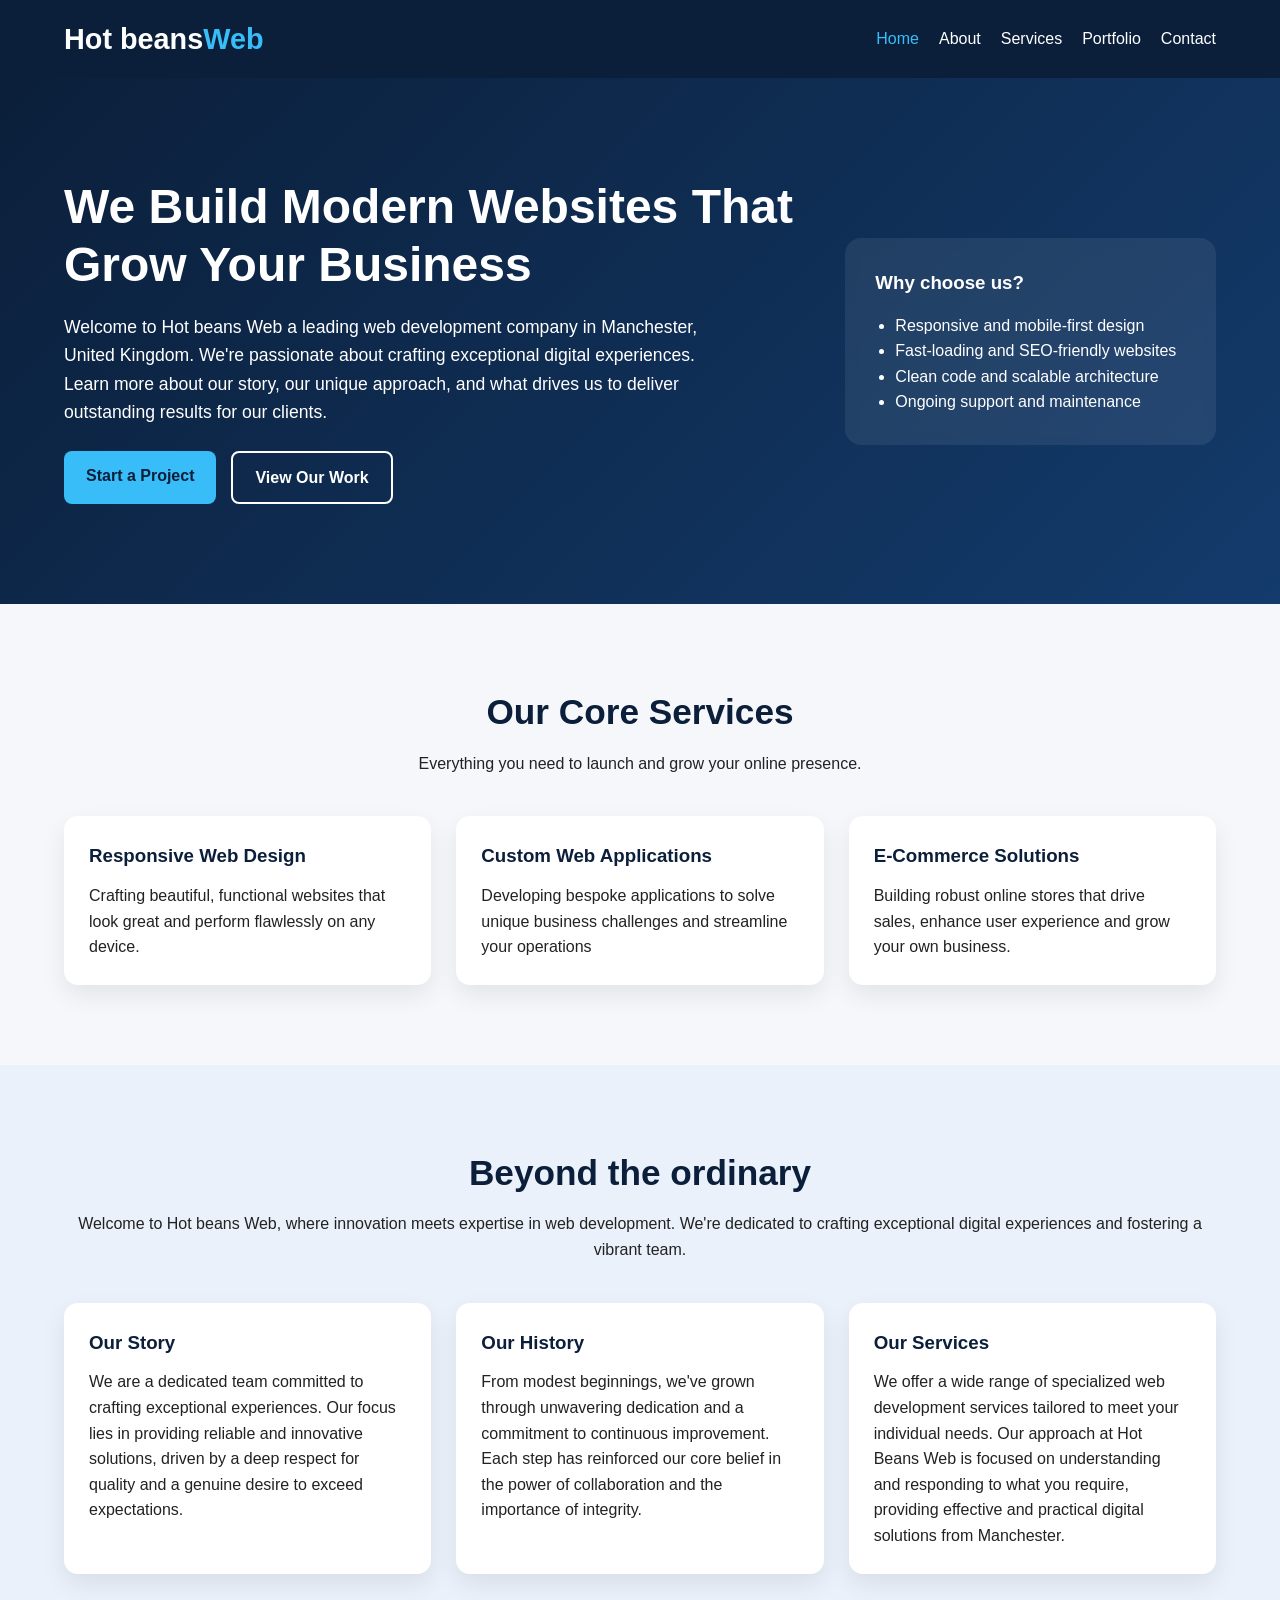
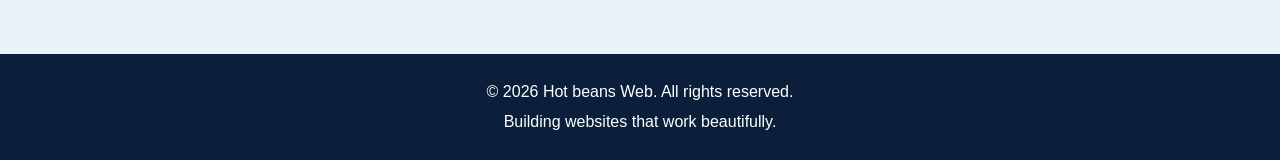
<file: index.html>
<!DOCTYPE html>
<html lang="en">
<head>
  <meta charset="UTF-8" />
  <meta name="viewport" content="width=device-width, initial-scale=1.0" />
  <meta name="description" content="Hot beans Web is a modern web development company building fast, responsive, and scalable websites for businesses." />
  <title>Hot beans Web | Web Development Company</title>
  <link rel="stylesheet" href="css/sytle.css" />
</head>
<body>
  <header class="header">
    <div class="container navbar">
      <a href="index.html" class="logo">Hot beans<span>Web</span></a>

      <nav>
        <ul class="nav-links">
          <li><a href="index.html" class="active">Home</a></li>
          <li><a href="pages/about.html">About</a></li>
          <li><a href="pages/services.html">Services</a></li>
          <li><a href="pages/portfolio.html">Portfolio</a></li>
          <li><a href="pages/contact.html">Contact</a></li>
        </ul>
      </nav>

      <button id="menu-toggle" class="menu-toggle">Menu</button>
    </div>
  </header>

  <main>
    <section class="hero">
      <div class="container hero-grid">
        <div class="hero-text">
          <h1>We Build Modern Websites That Grow Your Business</h1>
          <p>
            Welcome to Hot beans Web a leading web development company in Manchester, United Kingdom. We're passionate about crafting 
            exceptional digital experiences. Learn more about our story, our unique approach, and what drives us to deliver outstanding results for our clients.
          </p>
          <div class="hero-buttons">
            <a href="pages/contact.html" class="btn primary-btn">Start a Project</a>
            <a href="pages/portfolio.html" class="btn secondary-btn">View Our Work</a>
          </div>
        </div>

        <div class="hero-card">
          <h3>Why choose us?</h3>
          <ul>
            <li>Responsive and mobile-first design</li>
            <li>Fast-loading and SEO-friendly websites</li>
            <li>Clean code and scalable architecture</li>
            <li>Ongoing support and maintenance</li>
          </ul>
        </div>
      </div>
    </section>

    <section class="section">
      <div class="container">
        <div class="section-title">
          <h2>Our Core Services</h2>
          <p>Everything you need to launch and grow your online presence.</p>
        </div>

        <div class="cards">
          <div class="card">
            <h3>Responsive Web Design</h3>
            <p>Crafting beautiful, functional websites that look great and perform flawlessly on any device.</p>
          </div>
          <div class="card">
            <h3>Custom Web Applications</h3>
            <p>Developing bespoke applications to solve unique business challenges and streamline your operations</p>
          </div>
          <div class="card">
            <h3>E-Commerce Solutions</h3>
            <p>Building robust online stores that drive sales, enhance user experience and grow your own business.
            </p>
          </div>
        </div>
      </div>
    </section>

    <section class="section dark-section">
      <div class="container">
        <div class="section-title">
          <h2>Beyond the ordinary</h2>
          <p>Welcome to Hot beans Web, where innovation meets expertise in web development. 
            We're dedicated to crafting exceptional digital experiences and fostering a vibrant team.</p>
        </div>

        <div class="features">
          <div class="feature-box">
            <h3>Our Story</h3>
            <p>We are a dedicated team committed to crafting exceptional experiences. 
              Our focus lies in providing reliable and innovative solutions, driven by
               a deep respect for quality and a genuine desire to exceed expectations.</p>
          </div>
          <div class="feature-box">
            <h3>Our History</h3>
            <p>From modest beginnings, we've grown through unwavering dedication and a commitment to continuous improvement. 
              Each step has reinforced our core belief in the power of collaboration and the importance of integrity.</p>
          </div>
          <div class="feature-box">
            <h3>Our Services</h3>
            <p>We offer a wide range of specialized web development services tailored to meet your individual needs.
              Our approach at Hot Beans Web is focused on understanding and responding to what you require, providing 
              effective and practical digital solutions from Manchester.
            </p>
          </div>
        </div>
      </div>
    </section>
  </main>

  <footer class="footer">
    <div class="container footer-content">
      <p>&copy; 2026 Hot beans Web. All rights reserved.</p>
      <p>Building websites that work beautifully.</p>
    </div>
  </footer>

  <script src="scripts/javascript.js"></script>
</body>
</html>
</file>
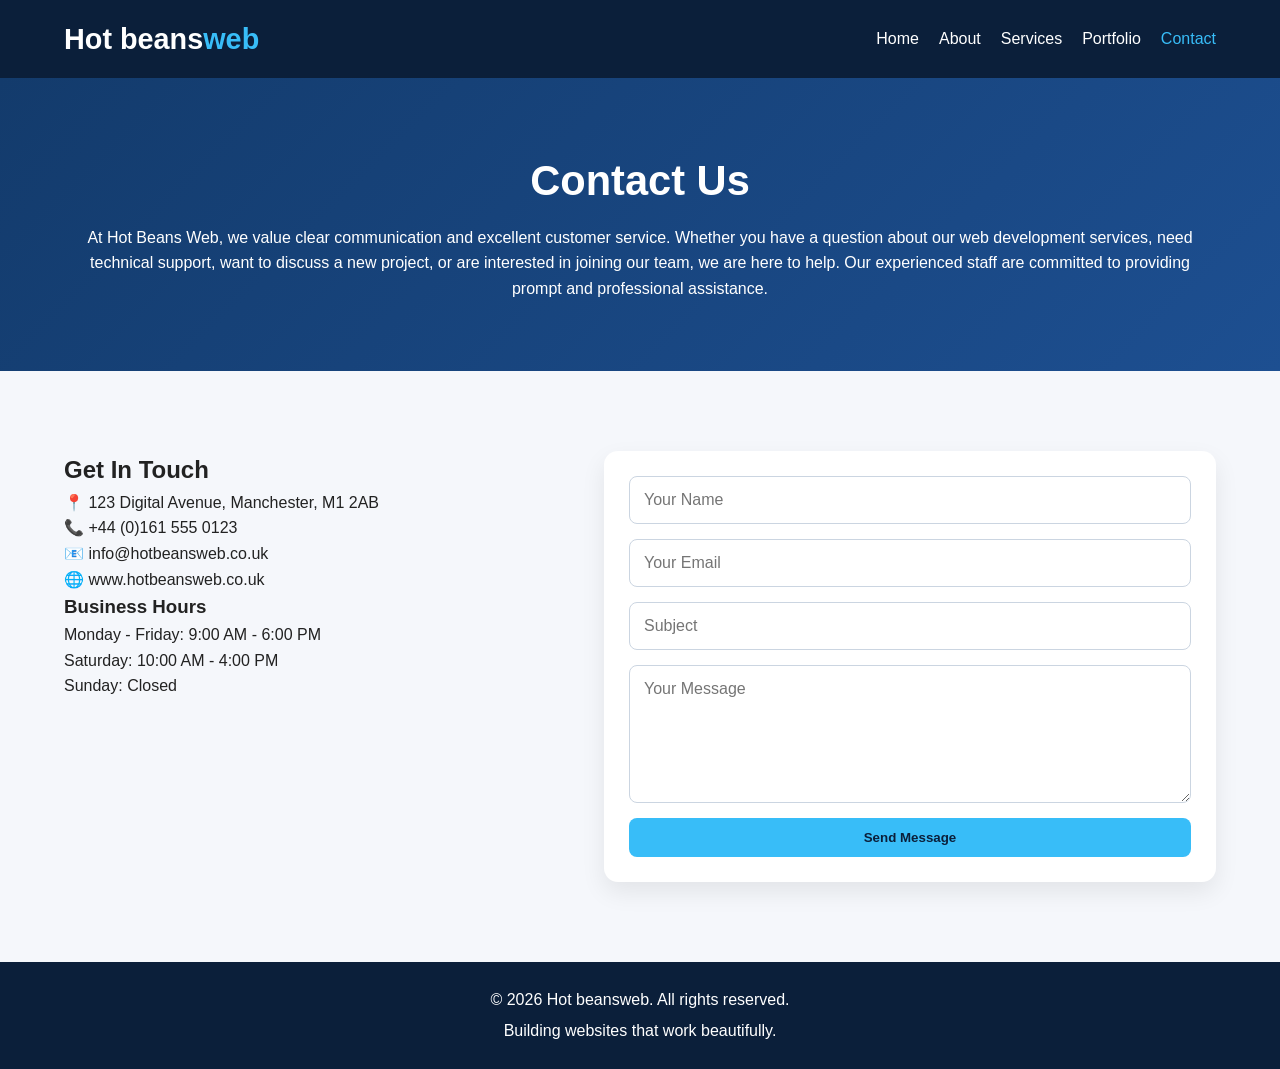
<file: pages/contact.html>
<!DOCTYPE html>
<html lang="en">
<head>
  <meta charset="UTF-8" />
  <meta name="viewport" content="width=device-width, initial-scale=1.0" />
  <meta name="description" content="Contact Hot beans web for web development, website redesign, and digital solutions." />
  <title>Contact | Hot beans web</title>
  <link rel="stylesheet" href="../css/sytle.css" />
</head>
<body>
  <header class="header">
    <div class="container navbar">
      <a href="../index.html" class="logo">Hot beans<span>web</span></a>

      <nav>
        <ul class="nav-links">
          <li><a href="../index.html">Home</a></li>
          <li><a href="about.html">About</a></li>
          <li><a href="services.html">Services</a></li>
          <li><a href="portfolio.html">Portfolio</a></li>
          <li><a href="contact.html" class="active">Contact</a></li>
        </ul>
      </nav>

      <button id="menu-toggle" class="menu-toggle">Menu</button>
    </div>
  </header>

  <main class="page-main">
    <section class="page-banner">
      <div class="container">
        <h1>Contact Us</h1>
        <p>At Hot Beans Web, we value clear communication and excellent customer service.
           Whether you have a question about our web development services, need technical 
           support, want to discuss a new project, or are interested in joining our team,
           we are here to help. Our experienced staff are committed to providing prompt
            and professional assistance.</p>
      </div>
    </section>

    <section class="section">
      <div class="container contact-grid">
        <div>
          <h2>Get In Touch</h2>
          <p>📍 123 Digital Avenue, Manchester, M1 2AB</p>
          <p>📞 +44 (0)161 555 0123</p>
          <p>📧 info@hotbeansweb.co.uk</p>
          <p>🌐 www.hotbeansweb.co.uk</p>

          <h3>Business Hours</h3>
          <p>Monday - Friday: 9:00 AM - 6:00 PM</p>
          <p>Saturday: 10:00 AM - 4:00 PM</p>
          <p>Sunday: Closed</p>
        </div>

        <form class="contact-form">
          <input type="text" placeholder="Your Name" required />
          <input type="email" placeholder="Your Email" required />
          <input type="text" placeholder="Subject" required />
          <textarea rows="6" placeholder="Your Message" required></textarea>
          <button type="submit" class="btn primary-btn">Send Message</button>
        </form>
      </div>
    </section>
  </main>

  <footer class="footer">
    <div class="container footer-content">
      <p>&copy; 2026 Hot beans<span>web</span>. All rights reserved.</p>
      <p>Building websites that work beautifully.</p>
    </div>
  </footer>

  <script src="../scripts/javascript.js"></script>
</body>
</html>
</file>
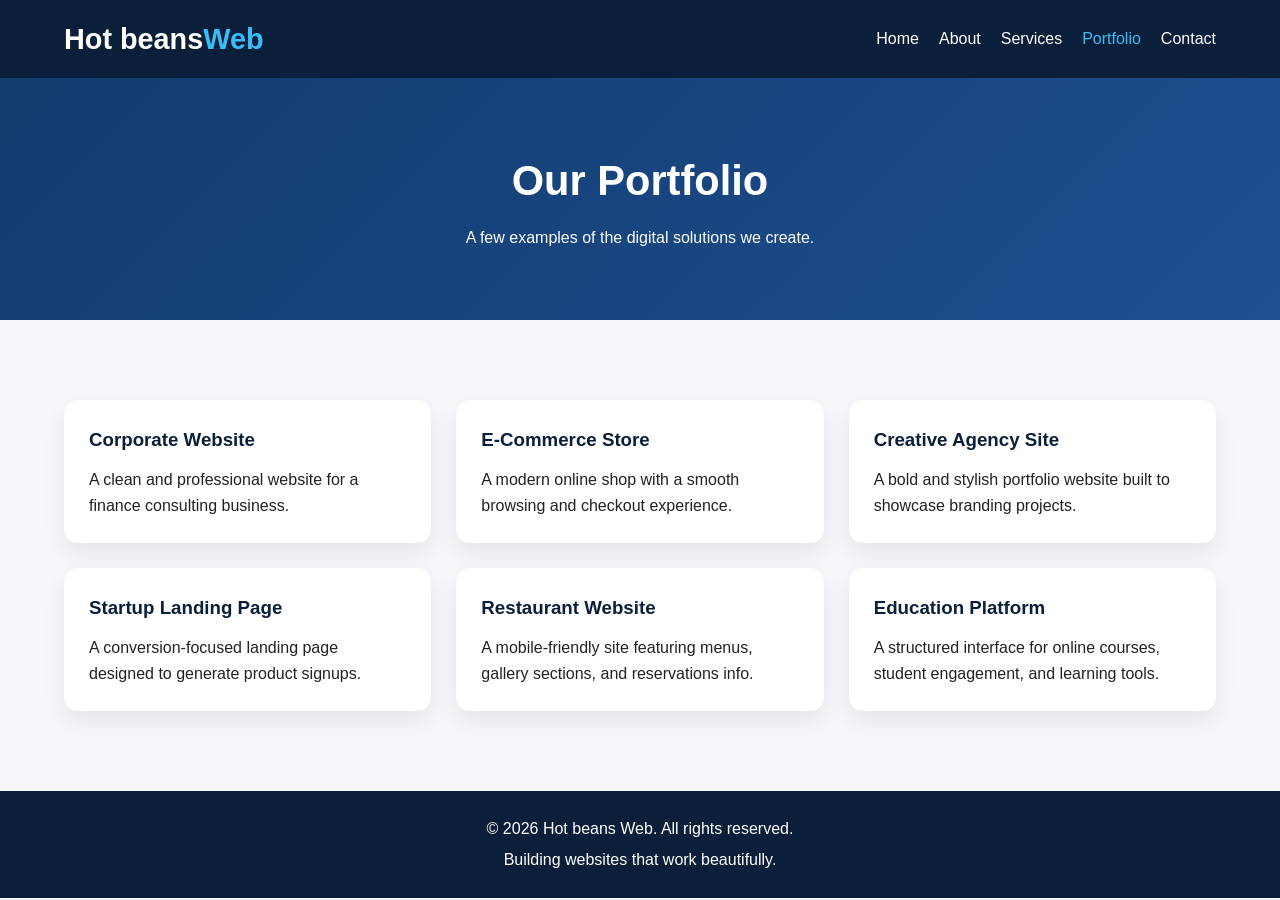
<file: pages/portfolio.html>
<!DOCTYPE html>
<html lang="en">
<head>
  <meta charset="UTF-8" />
  <meta name="viewport" content="width=device-width, initial-scale=1.0" />
  <meta name="description" content="See recent web design and development projects completed by WebNova Studio." />
  <title>Portfolio | Hot beans web
  </title>
  <link rel="stylesheet" href="../css/sytle.css" />
</head>
<body>
  <header class="header">
    <div class="container navbar">
      <a href="../index.html" class="logo">Hot beans<span>Web</span></a>

      <nav>
        <ul class="nav-links">
          <li><a href="../index.html">Home</a></li>
          <li><a href="about.html">About</a></li>
          <li><a href="services.html">Services</a></li>
          <li><a href="portfolio.html" class="active">Portfolio</a></li>
          <li><a href="contact.html">Contact</a></li>
        </ul>
      </nav>

      <button id="menu-toggle" class="menu-toggle">Menu</button>
    </div>
  </header>

  <main class="page-main">
    <section class="page-banner">
      <div class="container">
        <h1>Our Portfolio</h1>
        <p>A few examples of the digital solutions we create.</p>
      </div>
    </section>

    <section class="section">
      <div class="container">
        <div class="cards">
          <div class="card">
            <h3>Corporate Website</h3>
            <p>A clean and professional website for a finance consulting business.</p>
          </div>
          <div class="card">
            <h3>E-Commerce Store</h3>
            <p>A modern online shop with a smooth browsing and checkout experience.</p>
          </div>
          <div class="card">
            <h3>Creative Agency Site</h3>
            <p>A bold and stylish portfolio website built to showcase branding projects.</p>
          </div>
          <div class="card">
            <h3>Startup Landing Page</h3>
            <p>A conversion-focused landing page designed to generate product signups.</p>
          </div>
          <div class="card">
            <h3>Restaurant Website</h3>
            <p>A mobile-friendly site featuring menus, gallery sections, and reservations info.</p>
          </div>
          <div class="card">
            <h3>Education Platform</h3>
            <p>A structured interface for online courses, student engagement, and learning tools.</p>
          </div>
        </div>
      </div>
    </section>
  </main>

  <footer class="footer">
    <div class="container footer-content">
      <p>&copy; 2026 Hot beans Web. All rights reserved.</p>
      <p>Building websites that work beautifully.</p>
    </div>
  </footer>

  <script src="../scripts/javascript.js"></script>
</body>
</html>
</file>
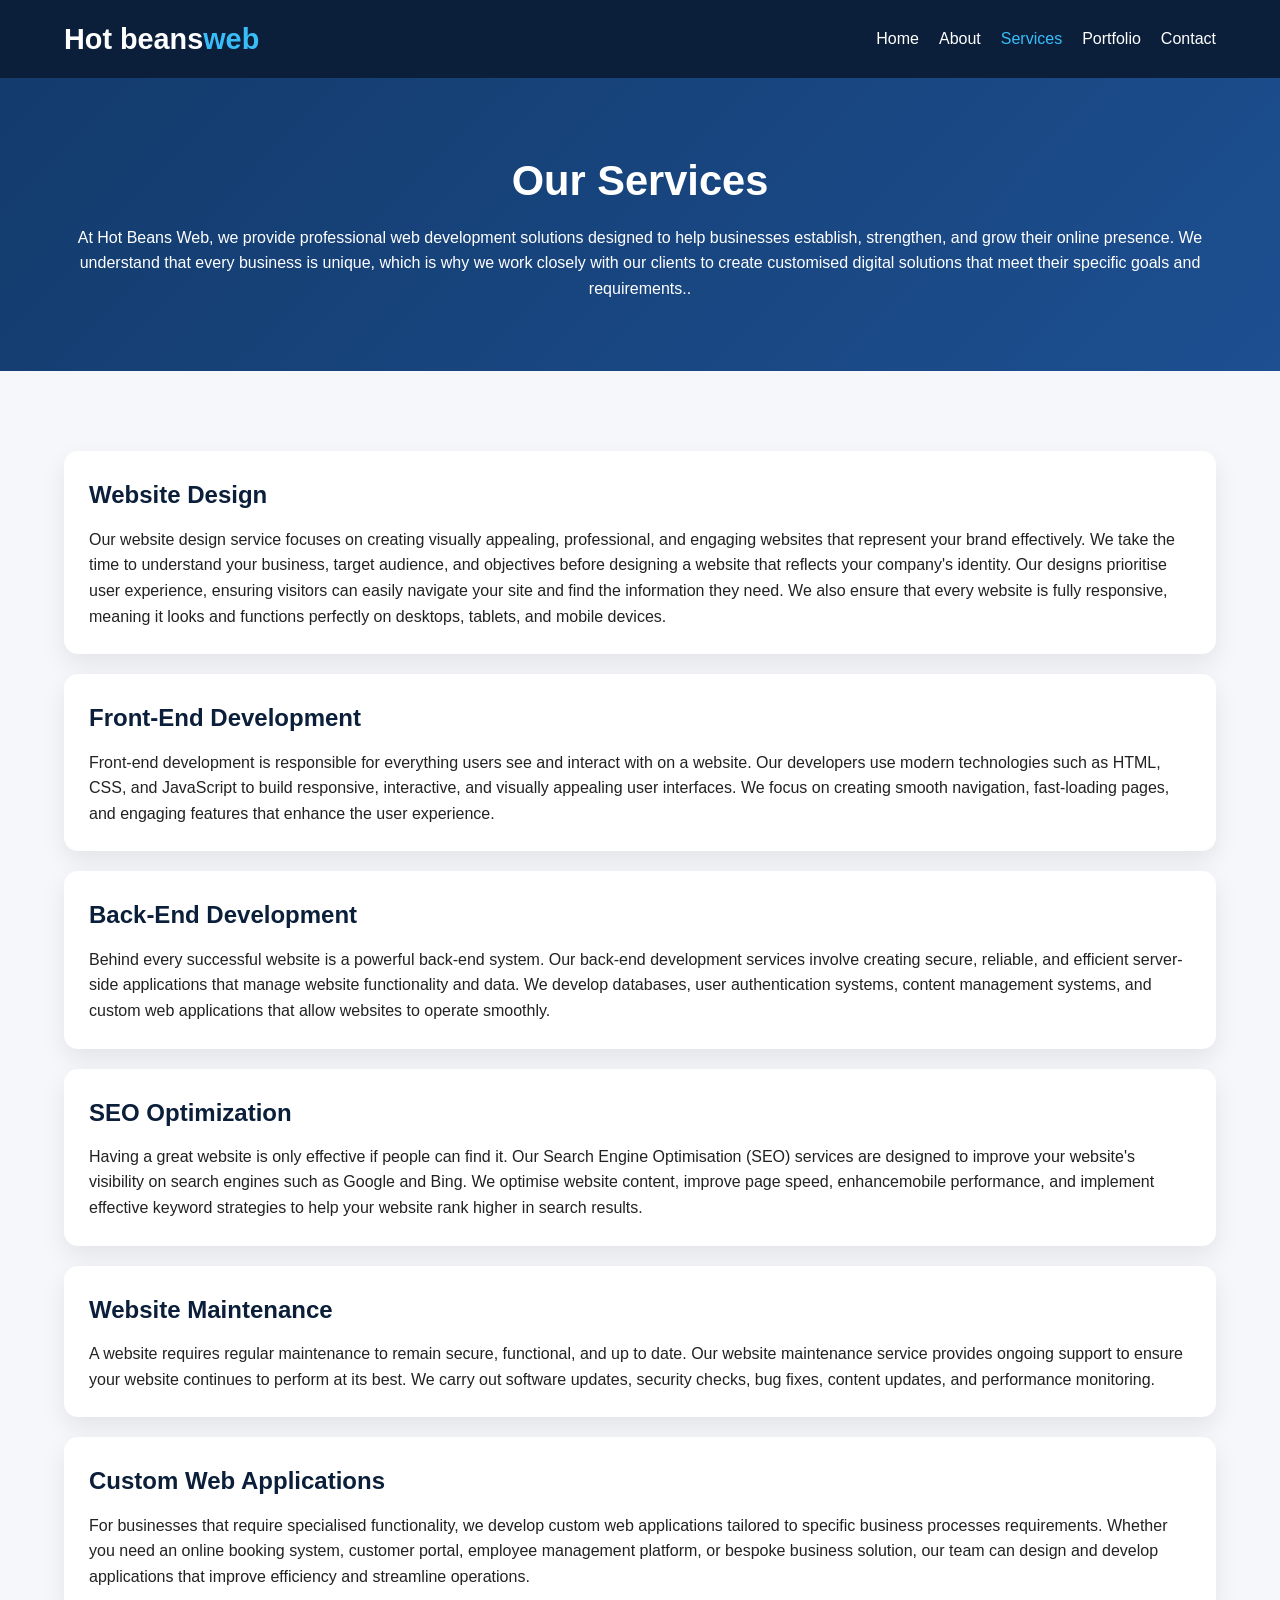
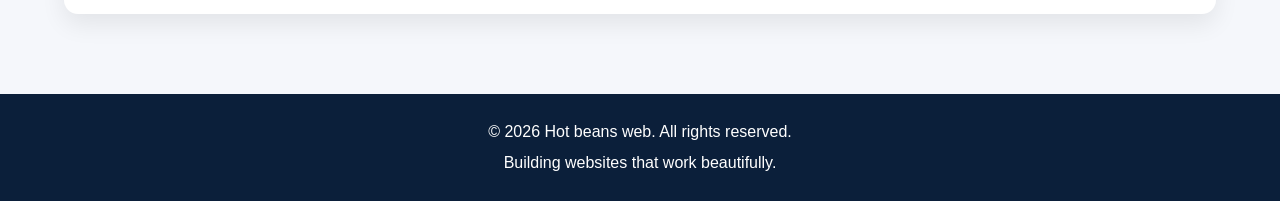
<file: pages/services.html>
<!DOCTYPE html>
<html lang="en">
<head>
  <meta charset="UTF-8" />
  <meta name="viewport" content="width=device-width, initial-scale=1.0" />
  <meta name="description" content="Explore the services offered by Hot beans web including web design, development, SEO, and maintenance." />
  <title>Services | Hot beans web</title>
  <link rel="stylesheet" href="../css/sytle.css" />
</head>
<body>
  <header class="header">
    <div class="container navbar">
      <a href="../index.html" class="logo">Hot beans<span>web</span></a>

      <nav>
        <ul class="nav-links">
          <li><a href="../index.html">Home</a></li>
          <li><a href="about.html">About</a></li>
          <li><a href="services.html" class="active">Services</a></li>
          <li><a href="portfolio.html">Portfolio</a></li>
          <li><a href="contact.html">Contact</a></li>
        </ul>
      </nav>

      <button id="menu-toggle" class="menu-toggle">Menu</button>
    </div>
  </header>

  <main class="page-main">
    <section class="page-banner">
      <div class="container">
        <h1>Our Services</h1>
        <p>At Hot Beans Web, we provide professional web development solutions 
          designed to help businesses establish, strengthen, and grow their 
          online presence. We understand that every business is unique, which 
          is why we work closely with our clients to create customised digital 
          solutions that meet their specific goals and requirements..</p>
      </div>
    </section>

    <section class="section">
      <div class="container">
        <div class="service-list">
          <div class="service-item">
            <h2>Website Design</h2>
            <p>Our website design service focuses on creating visually appealing,
               professional, and engaging websites that represent your brand 
               effectively. We take the time to understand your business, target 
               audience, and objectives before designing a website that reflects
               your company's identity. Our designs prioritise user experience, 
               ensuring visitors can easily navigate your site and find the 
               information they need. We also ensure that every website
               is fully responsive, meaning it looks and functions perfectly on 
               desktops, tablets, and mobile devices.</p>
          </div>
          <div class="service-item">
            <h2>Front-End Development</h2>
            <p>Front-end development is responsible for everything users see
               and interact with on a website. Our developers use modern
                technologies such as HTML, CSS, and JavaScript to build 
                responsive, interactive, and visually appealing user interfaces.
                We focus on creating smooth navigation, fast-loading pages, and 
                engaging features that enhance the user experience.</p>
          </div>
          <div class="service-item">
            <h2>Back-End Development</h2>
            <p>Behind every successful website is a powerful back-end system. Our 
              back-end development services involve creating secure, reliable, and
              efficient server-side applications that manage website functionality
              and data. We develop databases, user authentication systems, content
              management systems, and custom web applications that allow websites to operate smoothly.</p>
          </div>
          <div class="service-item">
            <h2>SEO Optimization</h2>
            <p>Having a great website is only effective if people can find it. Our
               Search Engine Optimisation (SEO) services are designed to improve 
               your website's visibility on search engines such as Google and Bing.
               We optimise website content, improve page speed, enhancemobile performance, 
               and implement effective keyword strategies to help your website rank higher in search results.</p>
          </div>
          <div class="service-item">
            <h2>Website Maintenance</h2>
            <p>A website requires regular maintenance to remain secure, functional, 
              and up to date. Our website maintenance service provides ongoing support
              to ensure your website continues to perform at its best. We carry out software 
              updates, security checks, bug fixes, content updates, and performance monitoring.</p>
          </div>
          <div class="service-item">
            <h2>Custom Web Applications</h2>
            <p>For businesses that require specialised functionality, we develop
              custom web applications tailored to specific business processes 
              requirements. Whether you need an online booking system, customer 
              portal, employee management platform, or bespoke business
              solution, our team can design and develop applications that 
              improve efficiency and streamline operations.</p>
          </div>
        </div>
      </div>
    </section>
  </main>

  <footer class="footer">
    <div class="container footer-content">
      <p>&copy; 2026 Hot beans web. All rights reserved.</p>
      <p>Building websites that work beautifully.</p>
    </div>
  </footer>

  <script src="../scripts/javascript.js"></script>
</body>
</html>
</file>
<file: css/sytle.css>
* {
  margin: 0;
  padding: 0;
  box-sizing: border-box;
  font-family: Arial, sans-serif;
}

body {
  line-height: 1.6;
  background-color: #f5f7fb;
  color: #222;
}

.container {
  width: 90%;
  max-width: 1200px;
  margin: 0 auto;
}

.header {
  background: #0b1f3a;
  color: #fff;
  padding: 16px 0;
  position: sticky;
  top: 0;
  z-index: 1000;
}

.navbar {
  display: flex;
  justify-content: space-between;
  align-items: center;
  gap: 20px;
}

.logo {
  color: #fff;
  text-decoration: none;
  font-size: 1.8rem;
  font-weight: bold;
}

.logo span {
  color: #38bdf8;
}

.nav-links {
  list-style: none;
  display: flex;
  gap: 20px;
}

.nav-links a {
  color: #fff;
  text-decoration: none;
  font-weight: 500;
  transition: color 0.3s ease;
}

.nav-links a:hover,
.nav-links a.active {
  color: #38bdf8;
}

.menu-toggle {
  display: none;
  background: #38bdf8;
  border: none;
  color: #0b1f3a;
  padding: 10px 14px;
  border-radius: 6px;
  cursor: pointer;
  font-weight: bold;
}

.hero {
  background: linear-gradient(135deg, #0b1f3a, #133b6c);
  color: #fff;
  padding: 100px 0;
}

.hero-grid {
  display: grid;
  grid-template-columns: 2fr 1fr;
  gap: 40px;
  align-items: center;
}

.hero-text h1 {
  font-size: 3rem;
  margin-bottom: 20px;
  line-height: 1.2;
}

.hero-text p {
  margin-bottom: 25px;
  font-size: 1.1rem;
  max-width: 650px;
}

.hero-buttons {
  display: flex;
  gap: 15px;
  flex-wrap: wrap;
}

.btn {
  display: inline-block;
  text-decoration: none;
  padding: 12px 22px;
  border-radius: 8px;
  font-weight: bold;
  transition: all 0.3s ease;
}

.primary-btn {
  background: #38bdf8;
  color: #0b1f3a;
}

.primary-btn:hover {
  background: #0ea5e9;
}

.secondary-btn {
  border: 2px solid #fff;
  color: #fff;
}

.secondary-btn:hover {
  background: #fff;
  color: #0b1f3a;
}

.hero-card {
  background: rgba(255, 255, 255, 0.08);
  padding: 30px;
  border-radius: 16px;
  backdrop-filter: blur(6px);
}

.hero-card h3 {
  margin-bottom: 15px;
}

.hero-card ul {
  padding-left: 20px;
}

.section {
  padding: 80px 0;
}

.section-title {
  text-align: center;
  margin-bottom: 40px;
}

.section-title h2 {
  font-size: 2.2rem;
  color: #0b1f3a;
  margin-bottom: 10px;
}

.cards {
  display: grid;
  grid-template-columns: repeat(3, 1fr);
  gap: 25px;
}

.card,
.feature-box,
.service-item {
  background: #fff;
  padding: 25px;
  border-radius: 14px;
  box-shadow: 0 10px 25px rgba(0, 0, 0, 0.08);
}

.card h3,
.feature-box h3,
.service-item h2 {
  margin-bottom: 12px;
  color: #0b1f3a;
}

.dark-section {
  background: #eaf1fb;
}

.light-section {
  background: #ffffff;
}

.features {
  display: grid;
  grid-template-columns: repeat(3, 1fr);
  gap: 25px;
}

.page-main {
  min-height: 70vh;
}

.page-banner {
  background: linear-gradient(135deg, #133b6c, #1d4f91);
  color: #fff;
  padding: 70px 0;
  text-align: center;
}

.page-banner h1 {
  font-size: 2.6rem;
  margin-bottom: 10px;
}

.two-column {
  display: grid;
  grid-template-columns: 1fr 1fr;
  gap: 30px;
}

.service-list {
  display: grid;
  gap: 20px;
}

.contact-grid {
  display: grid;
  grid-template-columns: 1fr 1.2fr;
  gap: 30px;
}

.contact-form {
  display: flex;
  flex-direction: column;
  gap: 15px;
  background: #fff;
  padding: 25px;
  border-radius: 14px;
  box-shadow: 0 10px 25px rgba(0, 0, 0, 0.08);
}

.contact-form input,
.contact-form textarea {
  width: 100%;
  padding: 14px;
  border: 1px solid #cbd5e1;
  border-radius: 8px;
  font-size: 1rem;
}

.contact-form button {
  border: none;
  cursor: pointer;
}

.footer {
  background: #0b1f3a;
  color: #fff;
  text-align: center;
  padding: 20px 0;
}

.footer-content p {
  margin: 5px 0;
}

@media (max-width: 900px) {
  .hero-grid,
  .cards,
  .features,
  .two-column,
  .contact-grid {
    grid-template-columns: 1fr;
  }

  .hero-text h1 {
    font-size: 2.2rem;
  }
}

@media (max-width: 768px) {
  .navbar {
    flex-wrap: wrap;
  }

  .menu-toggle {
    display: inline-block;
  }

  .nav-links {
    display: none;
    width: 100%;
    flex-direction: column;
    background: #102947;
    margin-top: 10px;
    padding: 15px;
    border-radius: 10px;
  }

  .nav-links.show {
    display: flex;
  }
}
</file>
